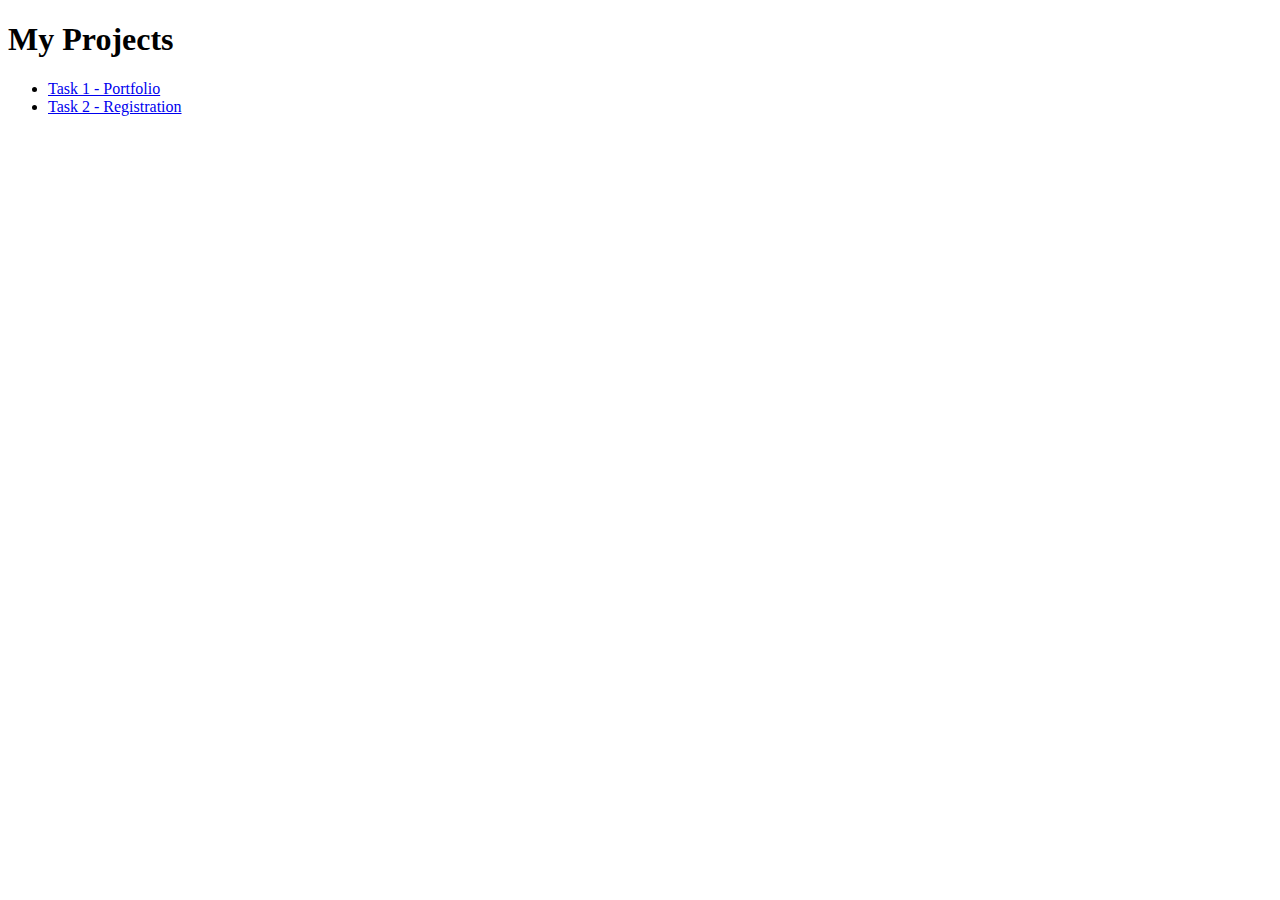
<file: index.html>
<!DOCTYPE html>
<html lang="en">
<head>
  <meta charset="UTF-8">
  <meta name="viewport" content="width=device-width, initial-scale=1.0">
  <title>Projects</title>
</head>
<body>
  <h1>My Projects</h1>
  <ul>
    <li><a href="Task_1/">Task 1 - Portfolio</a></li>
    <li><a href="Task_2/">Task 2 - Registration</a></li>
  </ul>
</body>
</html>
</file>
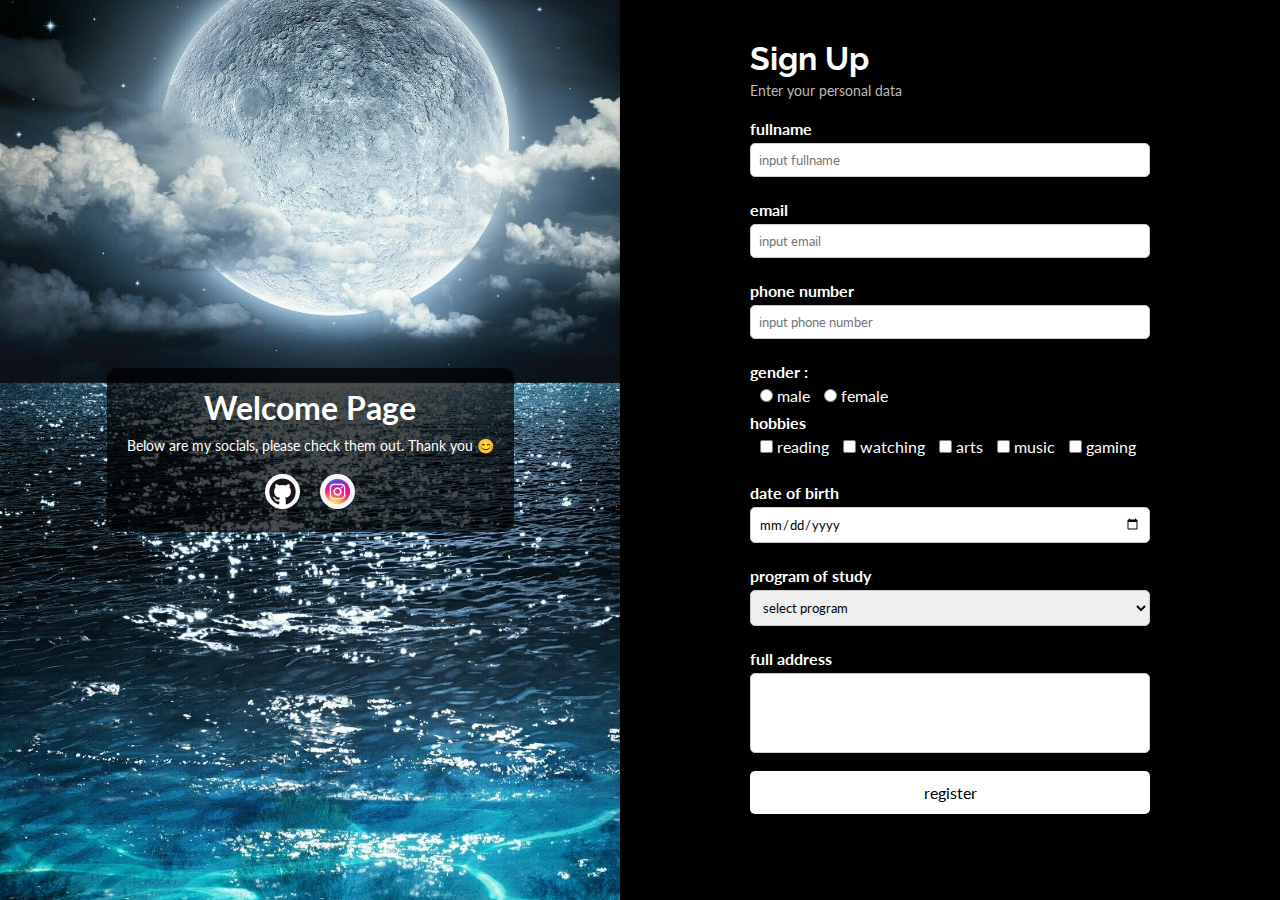
<file: Task_2/index.html>
<!DOCTYPE html>
<html lang="en">
<head>
    <meta charset="UTF-8">
    <meta name="viewport" content="width=device-width, initial-scale=1.0">
    <link href="https://fonts.googleapis.com/css2?family=Lato:wght@300;400;700&family=Raleway:wght@300;400;700&display=swap" rel="stylesheet">
    <link rel="stylesheet" href="style.css">
    <title>Registrasi</title>
</head>
<body>
    <div class="left-section">
      <div class="overlay">
        <h1>Welcome Page</h1>
        <p>Below are my socials, please check them out. Thank you 😊</p>
        <div class="social-icons">
          <a href="https://github.com/eugenegbrll/library"><img src="images/github.png" alt="Github"></a>
          <a href="https://www.instagram.com/eugenegbrll/"><img src="images/instagram.jpg" alt="Instagram"></a>
        </div>
      </div>
    </div>

    <div class="right-section">
        <form action="/register" method="post" target="_self">
        <h1>Sign Up</h1>
        <p>Enter your personal data</p>
        <label class="label" id="fullname-label">
            <b>fullname</b>
        </label>
        <input class="fullname" id="name-input" type="text" placeholder="input fullname">
        <br>

        <label class="label" id="email-label">
            <b>email</b>
        </label>
        <input class="email" id="email-input" type="email" placeholder="input email">
        <br>

        <label class="label" id="phone-label">
            <b>phone number</b>
        </label>
        <input class="phone" id="phone-input" type="number" placeholder="input phone number">
        <br>

        <label class="label" id="gender-label">
            <b>gender : </b>
        </label>
        <input type="radio" name="gender"> male <input type="radio" name="gender"> female
        <br>

        <label class="label" id="hobbies-label">
            <b>hobbies</b>
        </label>
        <input type="checkbox"> reading
        <input type="checkbox"> watching
        <input type="checkbox"> arts
        <input type="checkbox"> music
        <input type="checkbox"> gaming
        <br>
        <br>

        <label class="label" id="dob-label">
            <b>date of birth</b>
        </label>
        <input class="dob" id="dob-input" type="date" placeholder="input date of birth">
        <br>

        <label class="label" id="program-label">
            <b>program of study</b>
        </label>
        <select name="study program" id="program-input">
            <option value="" disabled selected hidden>select program</option>
            <option value="information systems">information systems</option>
            <option value="computer science">computer science</option>
            <option value="cyber security">cyber security</option>
            <option value="business analytics">business analytics</option>
            <option value="artificial intelligence">artificial intelligence</option>
            <option value="data science">data science</option>
            <option value="software engineering">software engineering</option>
        </select>
        <br>

        <label class="label" id="address-label">
            <b>full address</b>
        </label>
        <textarea name="fulladdress" id="address-input"></textarea>
        <br>

        <input type="submit" value="register">
    </form>
    </div>
    <script src="script.js"></script>
</body>

</html>
</file>
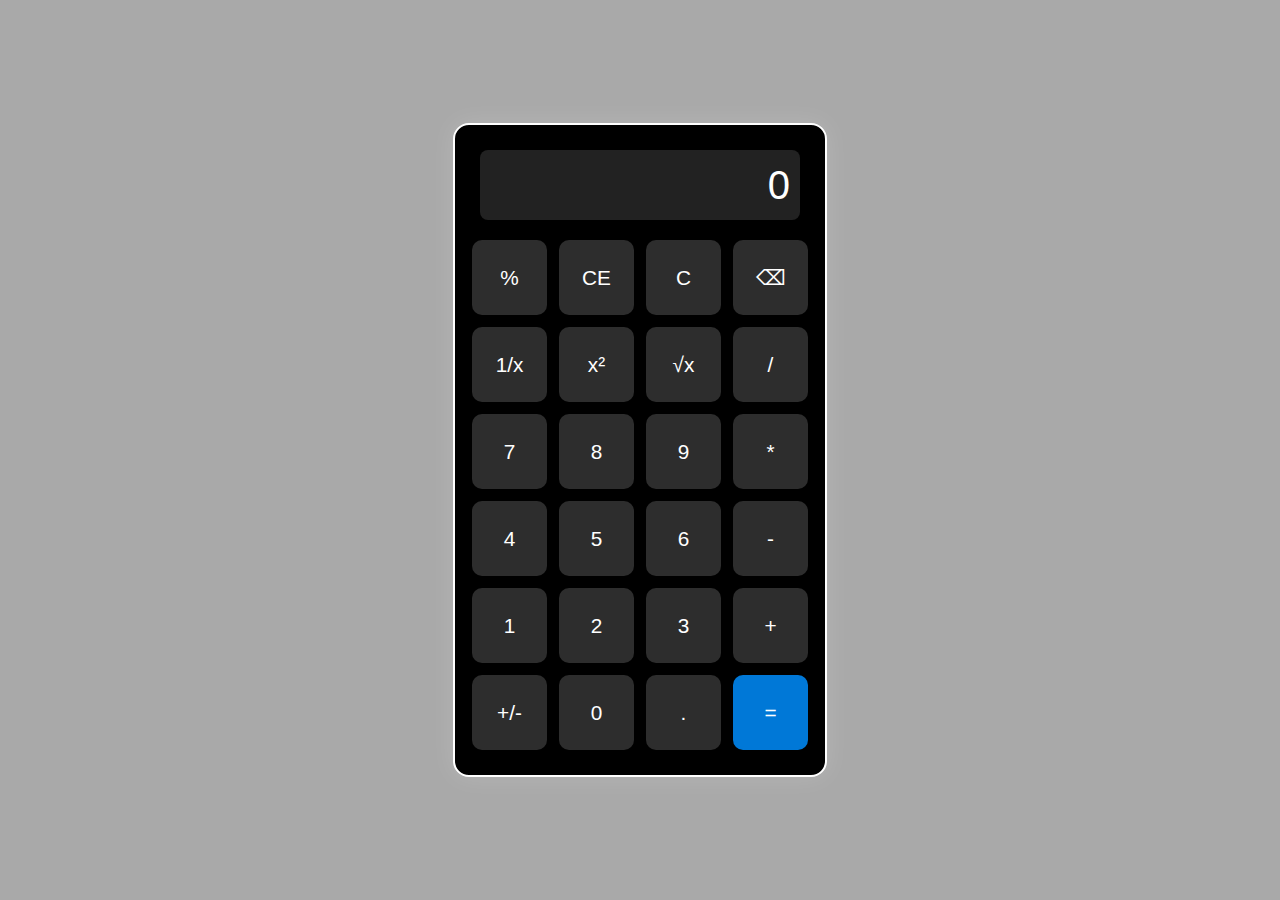
<file: Task_3/index.html>
<!DOCTYPE html>
<html lang="en">
<head>
    <meta charset="UTF-8">
    <meta name="viewport" content="width=device-width, initial-scale=1.0">
    <link rel="stylesheet" href="./style.css">
    <title>Calculator</title>
</head>
<body>
  <div class="container">
    <div class="calculator">
      <header>
        <div class="display">
          <input type="text" id="display" disabled value="0">
        </div>
      </header>

      <main>
        <div class="buttons">
          <button>%</button>
          <button>CE</button>
          <button>C</button>
          <button class="del">⌫</button>

          <button>1/x</button>
          <button>x²</button>
          <button>√x</button>
          <button>/</button>

          <button>7</button>
          <button>8</button>
          <button>9</button>
          <button>*</button>

          <button>4</button>
          <button>5</button>
          <button>6</button>
          <button>-</button>

          <button>1</button>
          <button>2</button>
          <button>3</button>
          <button>+</button>

          <button>+/-</button>
          <button>0</button>
          <button>.</button>
          <button class="equal">=</button>
        </div>
      </main>
    </div>
  </div>
</body>
<script src="./script.js"></script>
</html>
</file>
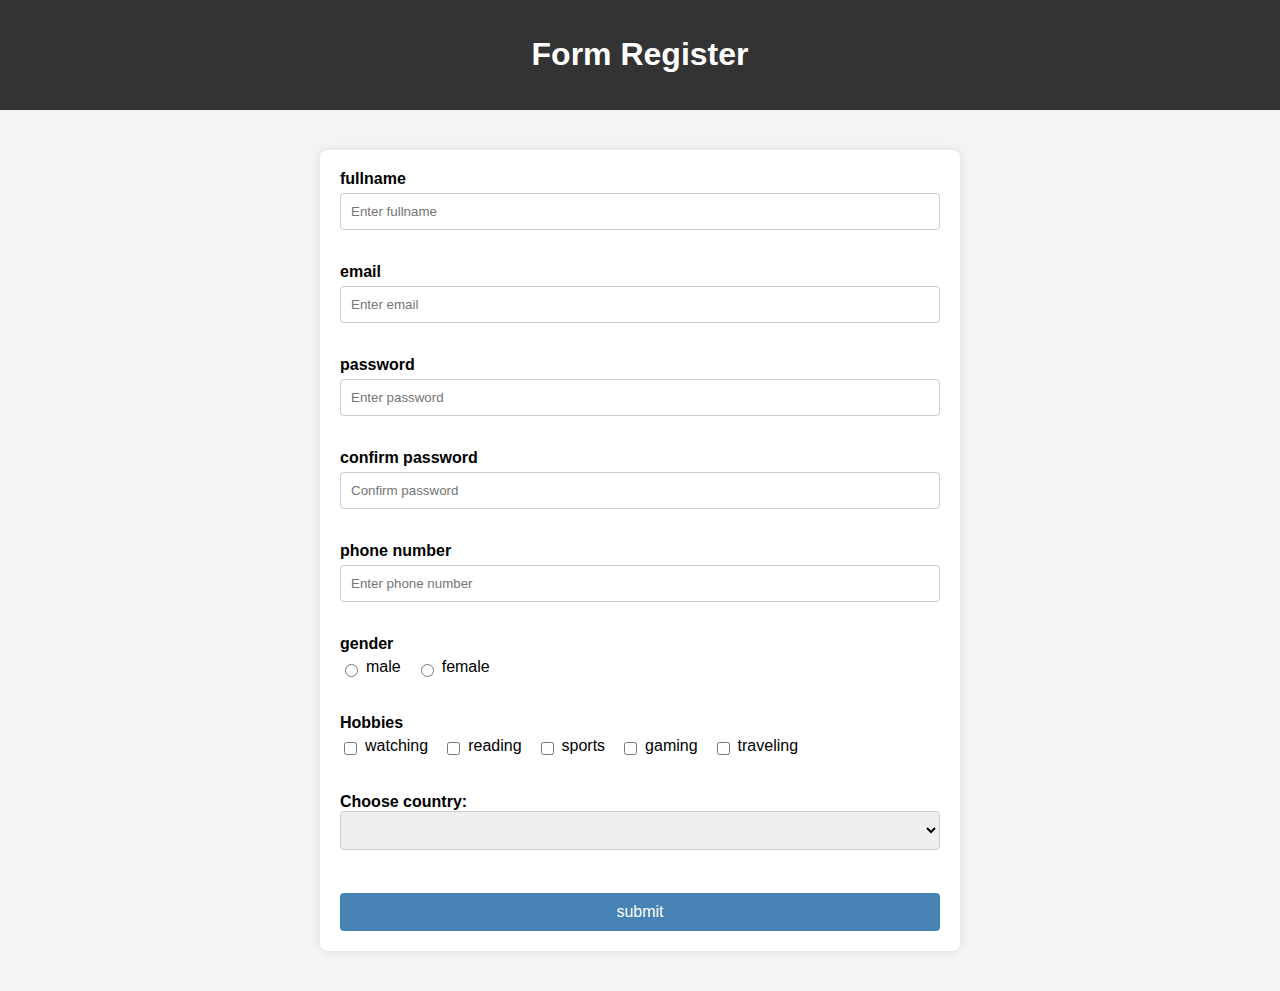
<file: Task_4/index.html>
<!DOCTYPE html>
<html lang="en">
<head>
    <meta charset="UTF-8">
    <meta name="viewport" content="width=device-width, initial-scale=1.0">
    <link rel="stylesheet" href="./style.css">
    <title>Document</title>
</head>
<body>
    <header>
        <center><h1>Form Register</h1></center>
    </header>
    <main>
        <div class="form-container">
            <form action="submit" method="post">
                <div class="input-area">
                    <label for="fullname">fullname</label>
                    <input type="text" id="fullname" placeholder="Enter fullname">
                </div>
                <br>
                <div class="input-area">
                    <label for="email">email</label>
                    <input type="email" name="email" id="email" placeholder="Enter email">
                </div>
                <br>
                <div class="input-area">
                    <label for="password">password</label>
                    <input type="password" name="password" id="password" placeholder="Enter password">
                </div>
                <br>
                <div class="input-area">
                    <label for="cpassword">confirm password</label>
                    <input type="password" name="cpassword" id="cpassword" placeholder="Confirm password">
                </div>
                <br>
                <div class="input-area">
                    <label for="phone">phone number</label>
                    <input type="number" name="phone" id="phone" placeholder="Enter phone number">
                </div>
                <br>
                <div class="check-area">
                    <label for="gender">gender</label>
                        <div class="radio">
                            <input type="radio" name="radio" id="radio-male">
                            <label>male</label>
                            <input type="radio" name="radio" id="radio-female">
                            <label>female</label>
                        </div>
                </div>
                <br>
                <div class="check-area">
                    <label for="hobby">Hobbies</label>
                    <div class="hobbies">
                        <input type="checkbox" id="watching">
                        <label for="hobby">watching</label>
                        <input type="checkbox" id="reading">
                        <label for="hobby">reading</label>
                        <input type="checkbox" id="sports">
                        <label for="hobby">sports</label>
                        <input type="checkbox" id="gaming">
                        <label for="hobby">gaming</label>
                        <input type="checkbox" id="traveling">
                        <label for="hobby">traveling</label>
                    </div>
                </div>
                <br>
                <div class="check-area">
                    <label for="country">Choose country:</label>
                    <select id="country" name="country">
                        <option disabled selected></option>
                        <option>Afghanistan</option>
                        <option>Indonesia</option>
                        <option>Israel</option>
                        <option>Palestine</option>
                        <option>Pakistan</option>
                        <option>Russia</option>
                        <option>Ukraine</option>
                    </select>
                </div>
                <br>
                <button type="submit">submit</button>
            </form>
        </div>
    </main>
    <footer></footer>
</body>
<script src="./script.js"></script>
</html>
</file>
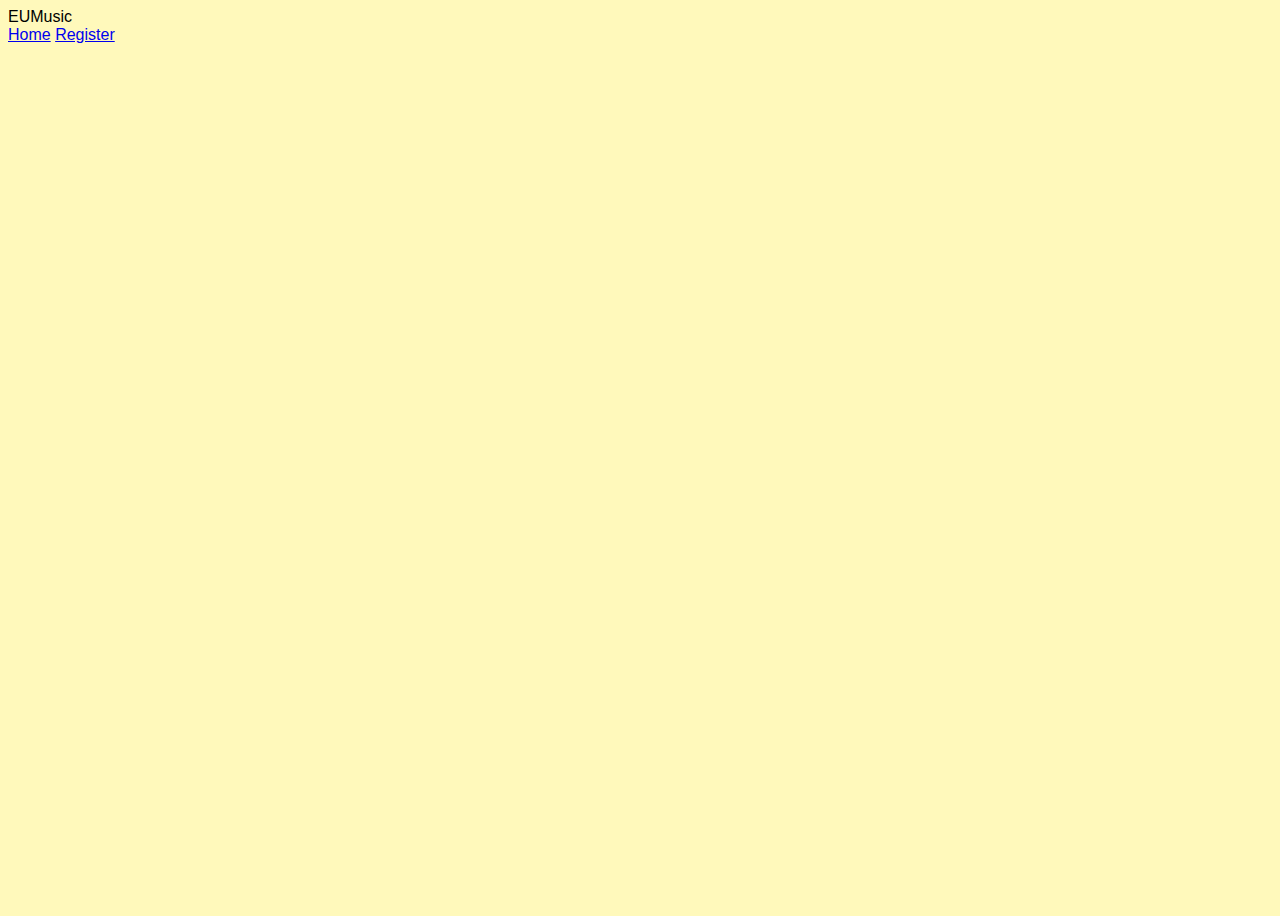
<file: home.html>
<!DOCTYPE html>
<html lang="en">
<head>
    <meta charset="UTF-8">
    <meta name="viewport" content="width=device-width, initial-scale=1.0">
    <link rel="stylesheet" href="./style.css">
    <title>Document</title>
</head>
<body>
    <nav id="nav-container">
        <!-- shortcut bikin byk div: div.(namaClass)*jumlah -->
        <div id="logo-text">EUMusic</div>
        <div id="menu">
            <a href="home.html" class="menu-item">Home</a>
            <a href="regis.html" class="menu-item">Register</a>
        </div>
    </nav>
</body>
<script src="./validation.js"></script>
</html>
</file>
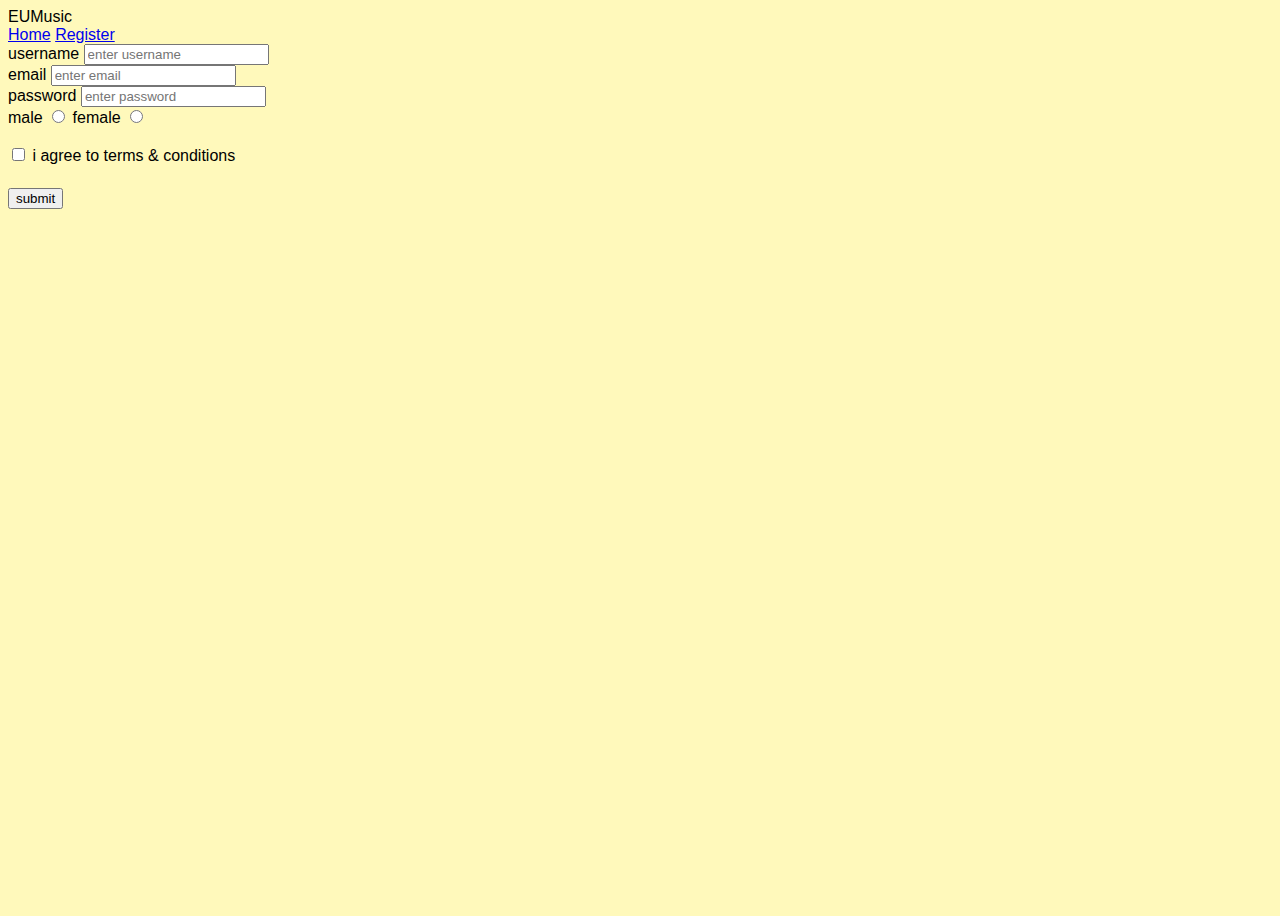
<file: regis.html>
<!DOCTYPE html>
<html lang="en">
<head>
    <meta charset="UTF-8">
    <meta name="viewport" content="width=device-width, initial-scale=1.0">
    <link rel="stylesheet" href="./style.css">
    <title>Document</title>
</head>
<body>
    <nav id="nav-container">
        <!-- shortcut bikin byk div: div.(namaClass)*jumlah -->
        <div id="logo-text">EUMusic</div>
        <div id="menu">
            <a href="home.html" class="menu-item">Home</a>
            <a href="regis.html" class="menu-item">Register</a>
        </div>
    </nav>

    <main id="main-section">
        <form action="" method="post" id="form-container">
            <div class="input-container">
                <label for="username">username</label>
                <input type="text" id="username" name="username" placeholder="enter username">
            </div>
            <div class="input-container">
                <label for="email">email</label>
                <input type="email" id="email" name="email" placeholder="enter email">
            </div>
            <div class="input-container">
                <label for="password">password</label>
                <input type="password" id="password" name="password" placeholder="enter password">
            </div>
            <div>
                <div class="check-area">
                    <label for="male-radio">male</label>
                    <input type="radio" name="gender" id="male-radio">
                    <label for="female-radio">female</label>
                    <input type="radio" name="gender" id="female-radio">
                </div>
                <br>
                <div class="check-area">
                    <input type="checkbox" name="" id="terms">
                    <label for="terms">i agree to terms & conditions</label>
                </div>
                <p id="error-msg"></p>
            </div>
            <br>
            <button type="submit" id="submit">submit</button>
        </form>
    </main>

</body>
<script src="./validation.js"></script>
</html>
</file>
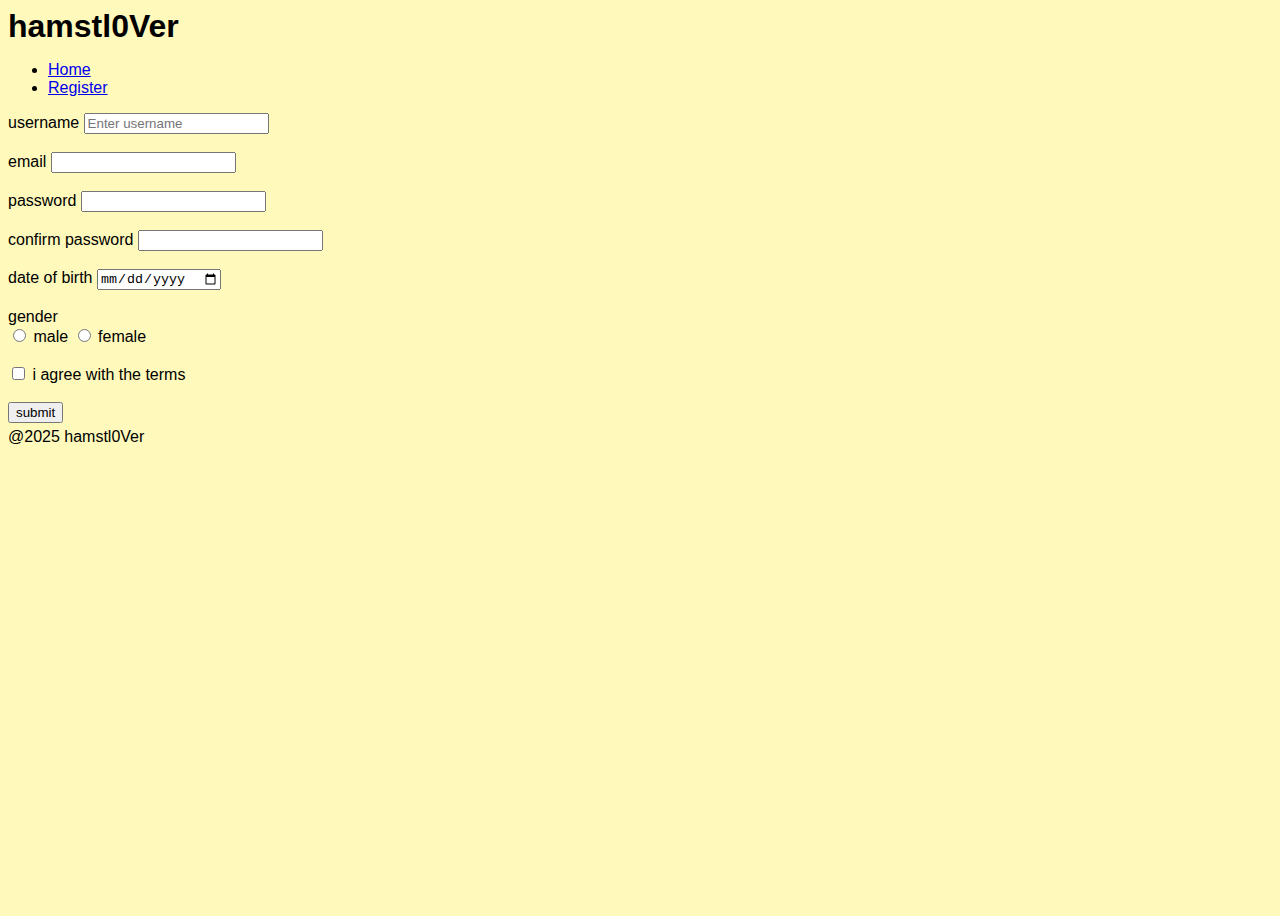
<file: register.html>
<!DOCTYPE html>
<html lang="en">
<head>
    <meta charset="UTF-8">
    <meta name="viewport" content="width=device-width, initial-scale=1.0">
    <link rel="stylesheet" href="./style.css">
    <title>hamstl0Ver - Register</title>
</head>
<body>
    <header>
        <h1>hamstl0Ver</h1>
        <nav>
            <ul>
                <li><a href="./homepage.html">Home</a></li>
                <li><a href="./register.html">Register</a></li>
            </ul>
        </nav>
    </header>
    <main>
        <section class="form-section">
            <div class="register-overlay">
                <form action="submit" id="form-container">
                    <div class="form-div">
                        <label for="input-username">username</label>
                        <input type="text" id="input-username" placeholder="Enter username">
                    </div>
                    <br>
                    <div class="form-div">
                        <label for="email">email</label>
                        <input type="email" name="email" id="input-email">
                    </div>
                    <br>
                    <div class="form-div">
                        <label for="password">password</label>
                        <input type="password" name="password" id="input-password">
                    </div>
                    <br>
                    <div class="form-div">
                        <label for="confirm-password">confirm password</label>
                        <input type="confirm-password" name="confirm-password" id="input-cpassword">
                    </div>
                    <br>
                    <div class="form-div">
                        <label for="dob">date of birth</label>
                        <input type="date" name="dob" id="input-dob">
                    </div>
                    <br>
                    <div class="form-div">
                        <label for="radio-gender">gender</label>
                        <div class="form-radio">
                            <input type="radio" name="radio-gender" id="radio-male">
                            <label>male</label>
                            <input type="radio" name="radio-gender" id="radio-female">
                            <label>female</label>
                        </div>
                    </div>
                    <br>
                    <div>
                        <input type="checkbox" name="input-agree" id="input-agree">
                        <label for="input-agree">i agree with the terms</label>
                    </div>
                    <br>
                    <button type="submit">submit</button>
                </form>
            </div>
        </section>
    </main>
    <footer>
        <p>@2025 hamstl0Ver</p>
    </footer>
</body>
<script src="./script.js"></script>
</html>
</file>
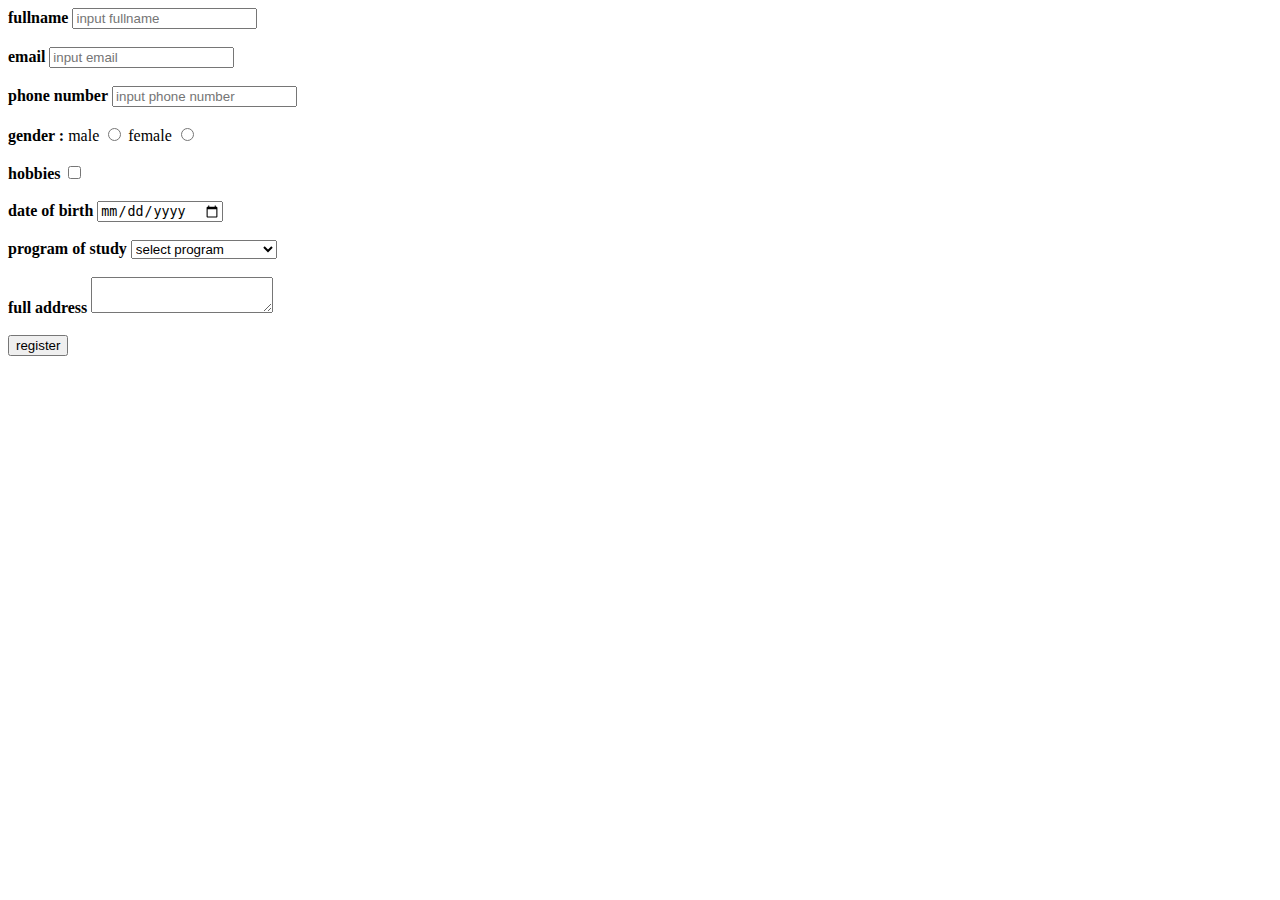
<file: registrasi.html>
<!DOCTYPE html>
<html lang="en">
<head>
    <meta charset="UTF-8">
    <meta name="viewport" content="width=device-width, initial-scale=1.0">
    <title>Registrasi</title>
</head>
<body>
    <form action="/register" method="post" target="_self">
        <label class="label" id="fullname-label">
            <b>fullname</b>
        </label>
        <input class="fullname" id="name-input" type="text" placeholder="input fullname">
        <br>
        <br>

        <label class="label" id="email-label">
            <b>email</b>
        </label>
        <input class="email" id="email-input" type="email" placeholder="input email">
        <br>
        <br>

        <label class="label" id="phone-label">
            <b>phone number</b>
        </label>
        <input class="phone" id="phone-input" type="number" placeholder="input phone number">
        <br>
        <br>

        <label class="label" id="gender-label">
            <b>gender : </b>
        </label>
        male <input type="radio" name="gender"> female <input type="radio" name="gender">
        <br>
        <br>

        <label class="label" id="hobbies-label">
            <b>hobbies</b>
        </label>
        <input class="hobbies" id="hobbies-input" type="checkbox" placeholder="choose hobbies">
        <br>
        <br>

        <label class="label" id="dob-label">
            <b>date of birth</b>
        </label>
        <input class="dob" id="dob-input" type="date" placeholder="input date of birth">
        <br>
        <br>

        <label class="label" id="program-label">
            <b>program of study</b>
        </label>
        <select name="study program" id="program-input">
            <option value="" disabled selected hidden>select program</option>
            <option value="information systems">information systems</option>
            <option value="computer science">computer science</option>
            <option value="cyber security">cyber security</option>
            <option value="business analytics">business analytics</option>
            <option value="artificial intelligence">artificial intelligence</option>
            <option value="data science">data science</option>
            <option value="software engineering">software engineering</option>
        </select>
        <br>
        <br>

        <label class="label" id="address-label">
            <b>full address</b>
        </label>
        <textarea name="fulladdress" id="address-input"></textarea>
        <br>
        <br>

        <input type="submit" value="register">
    </form>
</body>
</html>
</file>
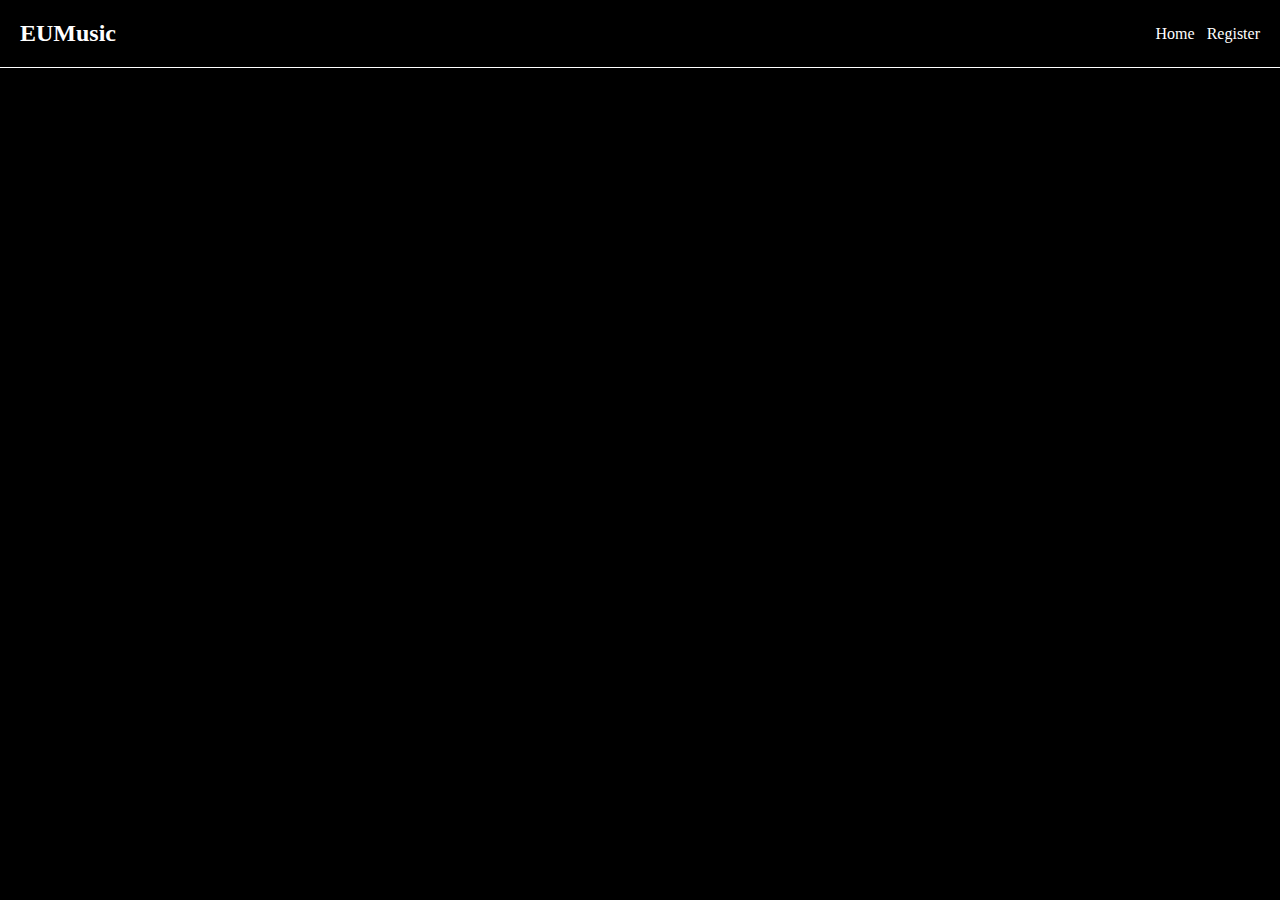
<file: random/home.html>
<!DOCTYPE html>
<html lang="en">
<head>
    <meta charset="UTF-8">
    <meta name="viewport" content="width=device-width, initial-scale=1.0">
    <link rel="stylesheet" href="./style.css">
    <title>Document</title>
</head>
<body>
    <nav id="nav-container">
        <!-- shortcut bikin byk div: div.(namaClass)*jumlah -->
        <div id="logo-text">EUMusic</div>
        <div id="menu">
            <a href="home.html" class="menu-item">Home</a>
            <a href="regis.html" class="menu-item">Register</a>
        </div>
    </nav>
</body>
<script src="./validation.js"></script>
</html>
</file>
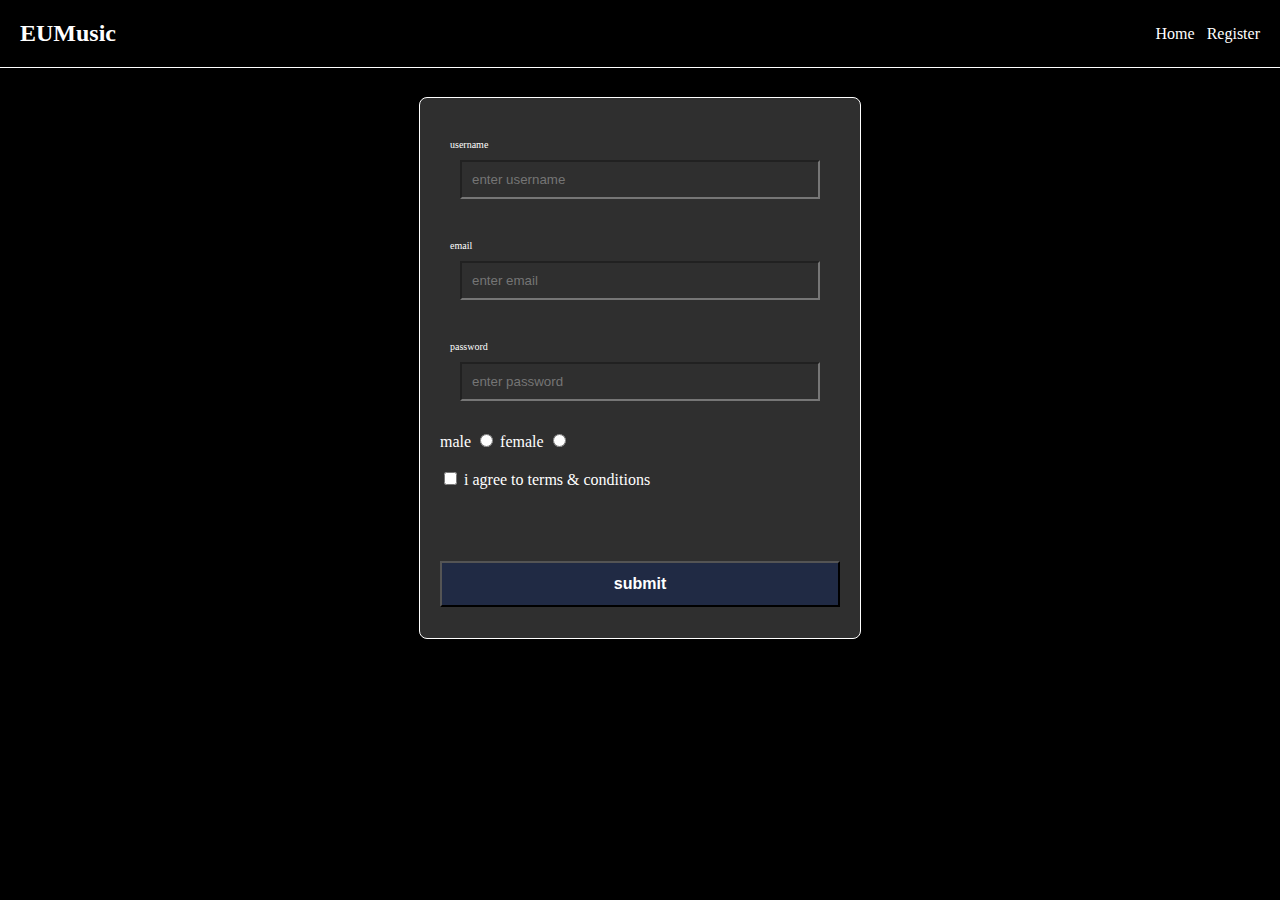
<file: random/regis.html>
<!DOCTYPE html>
<html lang="en">
<head>
    <meta charset="UTF-8">
    <meta name="viewport" content="width=device-width, initial-scale=1.0">
    <link rel="stylesheet" href="./style.css">
    <title>Document</title>
</head>
<body>
    <nav id="nav-container">
        <!-- shortcut bikin byk div: div.(namaClass)*jumlah -->
        <div id="logo-text">EUMusic</div>
        <div id="menu">
            <a href="home.html" class="menu-item">Home</a>
            <a href="regis.html" class="menu-item">Register</a>
        </div>
    </nav>

    <main id="main-section">
        <form action="" method="post" id="form-container">
            <div class="input-container">
                <label for="username">username</label>
                <input type="text" id="username" name="username" placeholder="enter username">
            </div>
            <div class="input-container">
                <label for="email">email</label>
                <input type="email" id="email" name="email" placeholder="enter email">
            </div>
            <div class="input-container">
                <label for="password">password</label>
                <input type="password" id="password" name="password" placeholder="enter password">
            </div>
            <div>
                <div class="check-area">
                    <label for="male-radio">male</label>
                    <input type="radio" name="gender" id="male-radio">
                    <label for="female-radio">female</label>
                    <input type="radio" name="gender" id="female-radio">
                </div>
                <br>
                <div class="check-area">
                    <input type="checkbox" name="" id="terms">
                    <label for="terms">i agree to terms & conditions</label>
                </div>
                <p id="error-msg"></p>
            </div>
            <br>
            <button type="submit" id="submit">submit</button>
        </form>
    </main>

</body>
<script src="./validation.js"></script>
</html>
</file>
<file: Task_2/style.css>
* {
  margin: 0;
  padding: 0;
  box-sizing: border-box;
  font-family: 'Lato', sans-serif;
}

html, body {
  height: 100%;
  width: 100%;
}

body {
  display: flex;
  flex-direction: row;   /* default: kiri-kanan */
  min-height: 100vh;
}

.container {
  display: flex;
  flex-direction: row;
  width: 100%;
  height: 100vh;
}

/* LEFT SECTION */
.left-section {
  flex: 1;
  background: url('images/moonwave.jpg') no-repeat center center/cover;
  display: flex;
  justify-content: center;
  align-items: center;
  color: white;
  text-align: center;
}

.left-section .overlay {
  background: rgba(0, 0, 0, 0.7);
  padding: 20px;
  border-radius: 10px;
}

.left-section h1 {
  font-size: 32px;
  margin-bottom: 10px;
}

.left-section p {
  font-size: 14px;
  margin-bottom: 20px;
}

.social-icons img {
  width: 35px;
  border-radius: 50%;
  margin: 0 8px;
  cursor: pointer;
}

/* RIGHT SECTION */
.right-section {
  flex: 1;
  display: flex;
  justify-content: center;
  align-items: flex-start;
  padding: 40px 20px;
  background: black;
  color: #fff;
  overflow-y: auto;
}

form {
  width: 80%;
  max-width: 400px;
}

form h1 {
  font-family: 'Raleway', sans-serif;
  font-weight: 700;
  margin-bottom: 5px;
}

form p {
  margin-bottom: 20px;
  font-size: 14px;
  color: #bbb;   /* biar kontras di background hitam */
}

.label {
  display: block;
  margin: 8px 0 5px;
}

input[type="text"],
input[type="email"],
input[type="number"],
input[type="date"],
select,
textarea {
  width: 100%;
  padding: 8px;
  border: 1px solid #ccc;
  border-radius: 5px;
  margin-bottom: 15px;
}

input[type="radio"],
input[type="checkbox"] {
  margin-left: 10px;
}

textarea {
  height: 80px;
  resize: none;
}

input[type="submit"] {
  width: 100%;
  padding: 12px;
  border: none;
  border-radius: 5px;
  background: white;
  color: black;
  font-size: 16px;
  cursor: pointer;
}

input[type="submit"]:hover {
  background: gainsboro;
}

/* ✅ RESPONSIVE (HP & Tablet <= 768px) */
@media (max-width: 768px) {
  body, .container {
    flex-direction: column; /* atas-bawah */
    height: auto;
  }

  .left-section, .right-section {
    width: 100%;
    height: auto;
    padding: 20px;
    text-align: center;
  }

  form {
    width: 90%;
    max-width: 500px;
    margin: 0 auto;
  }

  .overlay {
    width: 100%;
  }
}
</file>
<file: Task_4/style.css>
body {
    font-family: Arial, sans-serif;
    background-color: #f4f4f4;
    margin: 0;
    padding: 0;
}

header {
    background-color: #333;
    color: white;
    padding: 15px 0;
    text-align: center;
}

.form-container {
    max-width: 600px;
    margin: 40px auto;
    padding: 20px;
    background: white;
    border-radius: 8px;
    box-shadow: 0 0 10px rgba(0, 0, 0, 0.1);
}

.input-area {
    display: flex;
    flex-direction: column;
    margin-bottom: 15px;
}

.input-area label, .check-area label {
    margin-bottom: 5px;
    font-weight: bold;
}

.input-area input[type="text"],
.input-area input[type="email"],
.input-area input[type="password"],
.input-area input[type="number"],
.check-area select {
    padding: 10px;
    border: 1px solid #ccc;
    border-radius: 4px;
    width: 100%;
    box-sizing: border-box; 
}

.check-area {
    margin-bottom: 15px;
}

.radio, .hobbies {
    display: flex;
    gap: 15px;
    align-items: center;
    margin-top: 5px;
}

.radio label, .hobbies label {
    font-weight: normal;
    margin-left: -10px; 
}

.error-message {
    color: red;
    font-size: 0.8em;
    margin-top: 5px;
    text-align: left;
    height: 1.2em; 
}

.input-area input.invalid,
.check-area select.invalid {
    border: 2px solid red; 
}

button[type="submit"] {
    background-color: steelblue;
    color: white;
    padding: 10px 15px;
    border: none;
    border-radius: 4px;
    cursor: pointer;
    width: 100%;
    font-size: 16px;
    margin-top: 10px;
}

button[type="submit"]:hover {
    background-color: #4682b4;
}
</file>
<file: style.css>
body{
  width:100%;
  height:100vh;
  overflow-x: hidden;
  background-color: #fff9bb;
  color: black;
  font-family: 'Lato', 'Raleway', sans-serif;
}

home{
  display: flex;
  justify-content: center;
  align-items: center;
  gap: 8rem;
  background-color: #fff9bb;
}

.profile-img {
  width: 150px;       
  height: 150px;
  border-radius: 50%;
  object-fit: cover;
  margin: 20px auto;
  display: block;
}

@media (max-width: 768px) {
  .profile-img {
    width: 100px;     
    height: 100px;
  }
}

@media (max-width: 480px) {
  .profile-img {
    width: 80px;      
    height: 80px;
  }
}

h1 {
  font-size: 2rem; 
}

p, h1, h2, h3 {
  margin: 5px 0;  
}

.middle-section {
  display: flex;
  flex-direction: column;
  align-items: center;
  gap: 5px;  
}

.container {
  text-align: center;
}

@media (max-width: 768px) {
  h1 {
    font-size: 1.5rem;
  }

  .circle-button {
    width: 120px;
    height: 120px;
  }
}

@media (max-width: 480px) {
  h1 {
    font-size: 1.2rem;
  }

  .circle-button {
    width: 100px;
    height: 100px;
  }
}

.button-section {
  display: flex;
  flex-wrap: wrap;
  justify-content: center; 
  gap: 20px;
  margin: 20px 0; 
  margin-top: 5px ;
  align-items: center;      
  padding: 50px 0;          
}

.button-container {
  display: flex;
  gap: 80px; 
}

.circle-button {
  display: flex;
  flex-direction: column;
  align-items: center;
  text-align: center;
  cursor: pointer;
  transition: transform 0.3s ease;
}

.circle-button img {
  width: 100px;
  height: 100px;
  border-radius: 50%;
  object-fit: cover;
  box-shadow: 0px 4px 8px rgba(0,0,0,0.2);
  transition: transform 0.3s ease;
}

.circle-button p {
  margin-top: 5px;
  font-size: 22px;
  font-weight: bold;
  color: #000;
}

.circle-button:hover {
  transform: scale(1.1); 
}

.circle-button:hover img {
  transform: rotate(5deg); 
}

.popup {
  display: none; 
  position: fixed;
  z-index: 1000;
  left: 0;
  top: 0;
  width: 100%;
  height: 100%;
  background: rgba(0,0,0,0.6);
  justify-content: center;
  align-items: center;
}

.popup-content {
  background: #fff;
  padding: 30px;
  border-radius: 10px;
  width: 400px;
  text-align: center;
  position: relative;
}

.popup-content h2 {
  margin: 0;
  padding: 10px 15px;
  background: #444;
  color: white;
  font-size: 16px;
  display: flex;
  justify-content: space-between;
  align-items: center;
}

.popup-content h2 .close {
  cursor: pointer;
  font-size: 18px;
}

.popup-content p {
  padding: 20px;
  font-size: 15px;
}

.close {
  position: absolute;
  top: 10px;
  right: 15px;
  font-size: 24px;
  cursor: pointer;
}

.full-block {
  width: 100%;             
  height: 300px;           
  background: #42bfdd;     
  display: flex;
  justify-content: center;
  align-items: center;
  color: white;
  font-size: 20px;
  font-weight: bold;
  overflow: hidden; 
  position: relative;
}

.bottom-section {
  background: #f5f5f5;
  padding: 10px;
  text-align: center;
}

.floating-img {
  width: 180px;
  position: absolute;
  top: 20px;
  animation: moveLeftRight 5s infinite alternate ease-in-out;
}

@keyframes moveLeftRight {
  from {
    left: 20%;
  }
  to {
    left: 70%;
  }
}
</file>
<file: random/style.css>
body{ /* selector element */
    padding: 0;
    margin: 0;
    height: 100vh; /* biar fullscreen */
    background-color:#000000;
    color: white; /* buat text */
}

#nav-container { /* selector id */
    display: flex; /* biar rapi 1 row/col */
    /* klo display: block ngambil full 1 row */
    align-items: center;
    justify-content: space-between;
    padding: 20px; /* jarak konten-border */
    border-bottom: 1px solid white;
}

#logo-text {
    font-size: 24px;
    font-weight: bold;
}

.menu-item { /* selector class */
    color: white;
    text-decoration: none; /* no underline etc */
    margin-left: 8px;
}

#main-section {
    height: 600px;
    display: flex;
    justify-content: center;
    align-items: center;
}

#form-container {
    display: flex;
    flex-direction: column;
    padding: 20px;
    justify-content: space-evenly;
    height: 500px;
    width: 400px;
    background-color: #2f2f2f;
    border-radius: 8px; /* biar agak melengkung */
    border: 1px solid white;
}

.input-container {
    display: flex;
    flex-direction: column; /* biar atas bawah */
    margin: 10px;
    background-color: transparent;
    color: white;
}

.input-container > input{
    padding: 10px;
    margin: 10px;
    background-color: transparent;
    color: white;
}

.input-container > label {
    font-size: 10px;
}

p{
    color:red;
    display: flex;
    align-items: center;
    justify-content: center;
}

#submit {
    padding: 12px;
    background-color: #202a44;
    color: white;
    font-size: 16px;
    font-weight: bold;
}
</file>
<file: Task_3/style.css>
/* === Reset & Font === */
* {
  margin: 0;
  padding: 0;
  box-sizing: border-box;
  font-family: "Segoe UI", sans-serif;
}

/* === Background abu-abu dan centering calculator === */
body {
  background-color: #a9a9a9; /* abu-abu */
  display: flex;
  justify-content: center;
  align-items: center;
  height: 100vh;
}

/* === Kotak hitam untuk calculator === */
.container {
  background-color: #000;
  border: 2px solid white;
  border-radius: 16px;
  padding: 25px;
  display: flex;
  justify-content: center;
  align-items: center;
  box-shadow: 0 0 25px rgba(255, 255, 255, 0.15);
}

/* === Calculator utama === */
.calculator {
  display: flex;
  flex-direction: column; /* agar display di atas, tombol di bawah */
  align-items: center;
  width: 320px;
}

/* === Display === */
.display {
  width: 100%;
  margin-bottom: 20px;
}

.display input {
  width: 100%;
  height: 70px;
  background: #222;
  color: white;
  border: none;
  text-align: right;
  font-size: 2.5em;
  padding: 10px;
  border-radius: 8px;
  outline: none;
}

/* === Tombol-tombol === */
.buttons {
  display: grid;
  grid-template-columns: repeat(4, 1fr);
  gap: 12px;
  width: 100%;
}

button {
  background-color: #2d2d2d;
  border: none;
  border-radius: 10px;
  height: 75px;
  font-size: 1.3em;
  color: white;
  cursor: pointer;
  transition: background 0.2s ease;
  aspect-ratio: 1/1;
}

button:hover {
  background-color: #3d3d3d;
}

button.equal {
  background-color: #0078d7;
  color: white;
}

button.equal:hover {
  background-color: #0063b1;
}
</file>
